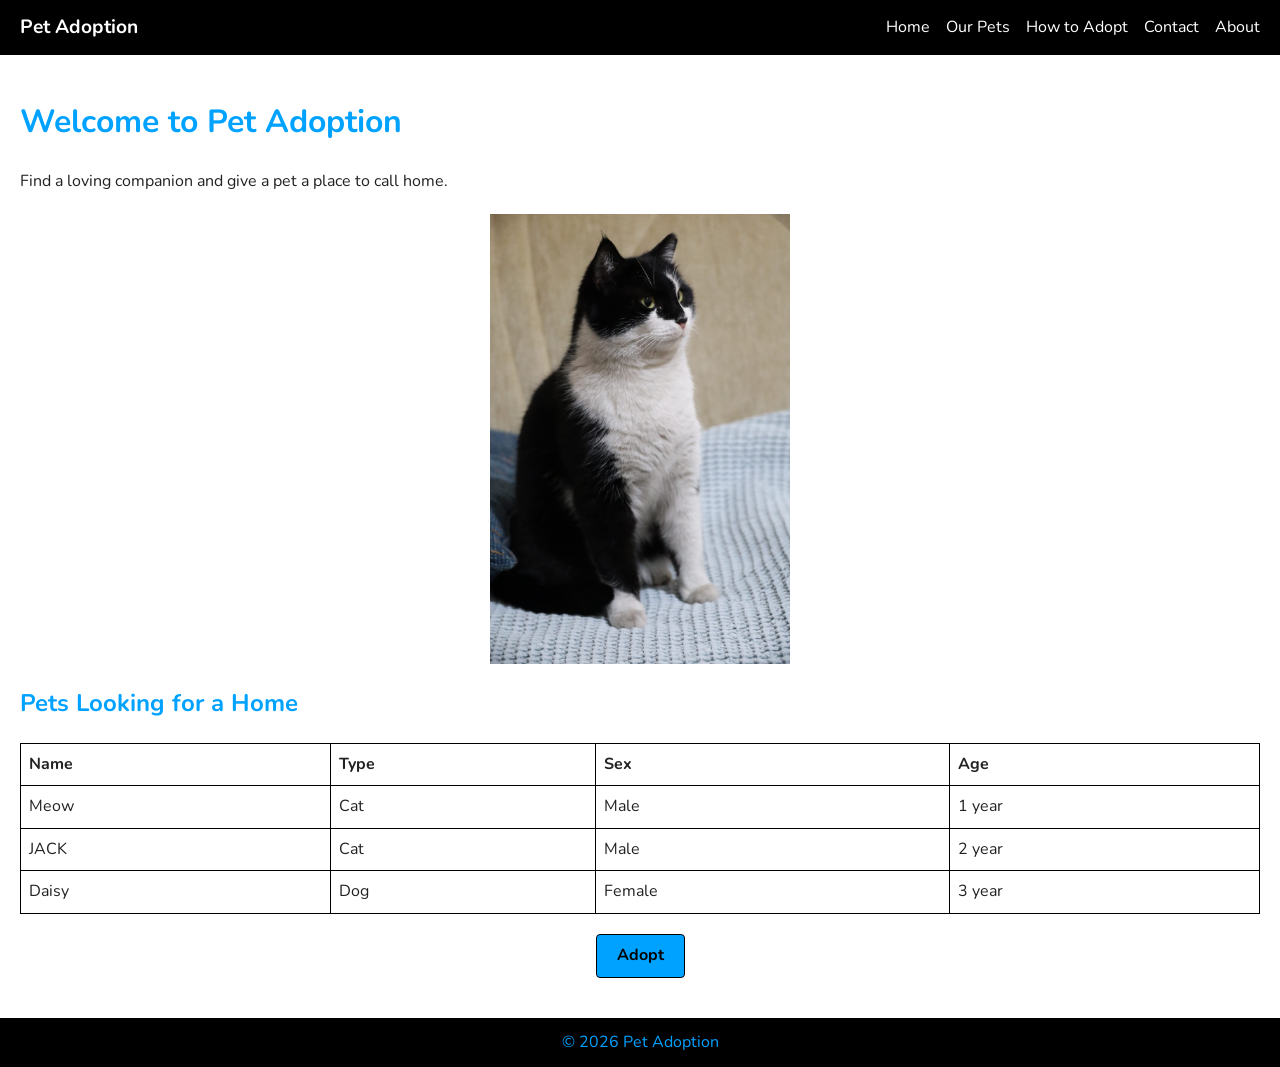
<file: index.html>
<!DOCTYPE html>
<html lang="en">
  <head>
    <meta charset="UTF-8" />
    <meta name="viewport" content="width=device-width, initial-scale=1.0" />
    <title>Pet Adoption | Home</title>
    <link rel="preconnect" href="https://fonts.googleapis.com" />
    <link rel="preconnect" href="https://fonts.gstatic.com" crossorigin />
    <link
      href="https://fonts.googleapis.com/css2?family=Nunito:wght@400;700&display=swap"
      rel="stylesheet"
    />
    <link rel="stylesheet" href="style.css" />
    <script src="script.js" defer></script>
  </head>
  <body>
    <header>
      <nav aria-label="Main navigation">
        <a class="site-name" href="index.html">Pet Adoption</a>
        <div class="nav-links">
          <a href="index.html">Home</a>
          <a href="pets.html">Our Pets</a>
          <a href="adopt.html">How to Adopt</a>
          <a href="contact.html">Contact</a>
          <a href="about.html">About</a>
        </div>
      </nav>
    </header>

    <main>
      <h1>Welcome to Pet Adoption</h1>
      <p>Find a loving companion and give a pet a place to call home.</p>
      <img
        src="image/pexels-sefa-demirtas-2152709769-32557420.jpg"
        width="300"
        alt="Pet available for adoption"
      />

      <h2>Pets Looking for a Home</h2>
      <table>
        <thead>
          <tr>
            <th>Name</th>
            <th>Type</th>
            <th>Sex</th>
            <th>Age</th>
          </tr>
        </thead>
        <tbody>
          <tr>
            <td>Meow</td>
            <td>Cat</td>
            <td>Male</td>
            <td>1 year</td>
          </tr>
          <tr>
            <td>JACK</td>
            <td>Cat</td>
            <td>Male</td>
            <td>2 year</td>
          </tr>
          <tr>
            <td>Daisy</td>
            <td>Dog</td>
            <td>Female</td>
            <td>3 year</td>
          </tr>
        </tbody>
      </table>

      <div class="adopt-button-container">
        <button id="adopt-button" type="button">Adopt</button>
      </div>
    </main>

    <footer>
      <p>&copy; 2026 Pet Adoption</p>
    </footer>
  </body>
</html>
</file>
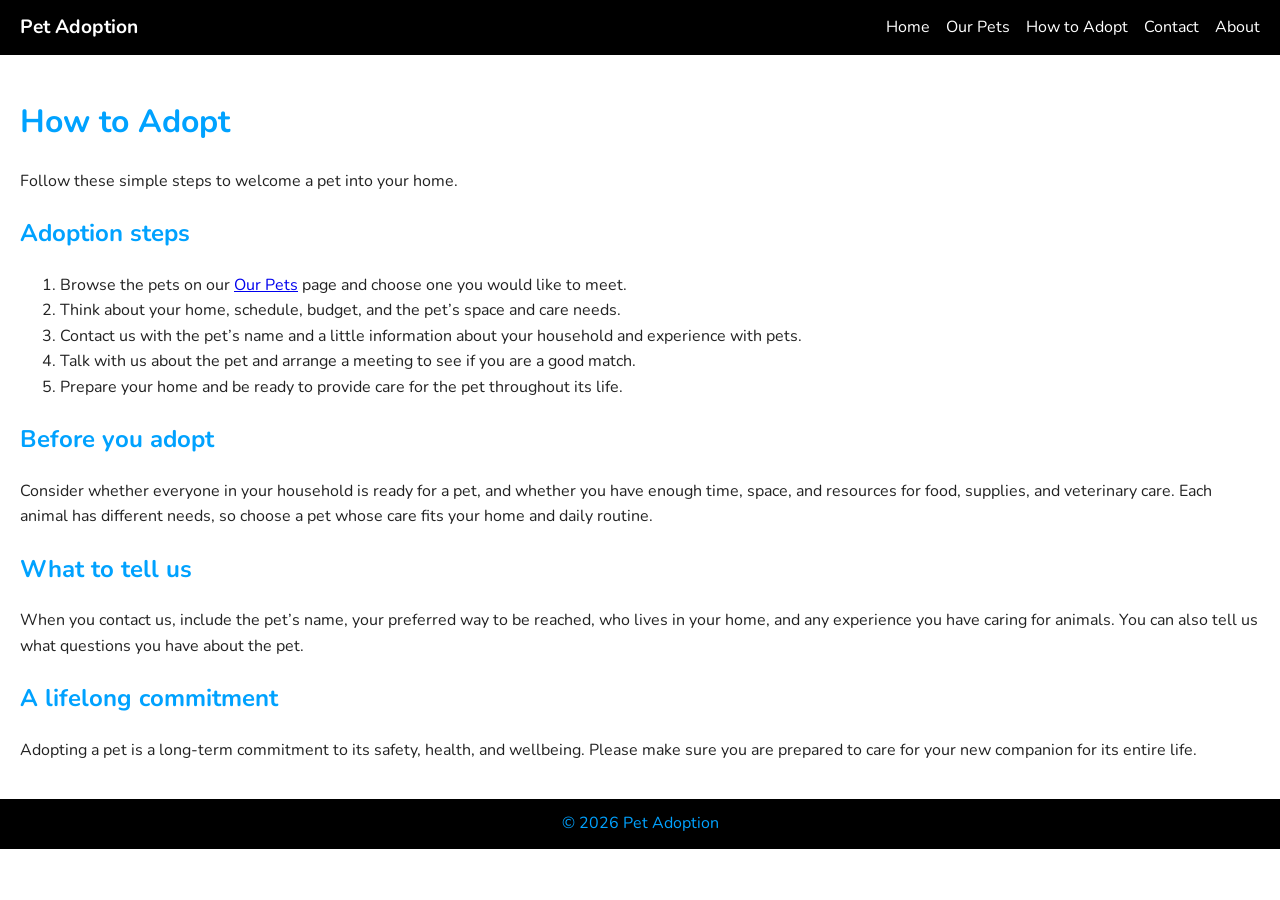
<file: adopt.html>
<!DOCTYPE html>
<html lang="en">
  <head>
    <meta charset="UTF-8" />
    <meta name="viewport" content="width=device-width, initial-scale=1.0" />
    <title>How to Adopt | Pet Adoption</title>
    <link rel="preconnect" href="https://fonts.googleapis.com" />
    <link rel="preconnect" href="https://fonts.gstatic.com" crossorigin />
    <link
      href="https://fonts.googleapis.com/css2?family=Nunito:wght@400;700&display=swap"
      rel="stylesheet"
    />
    <link rel="stylesheet" href="style.css" />
    <script src="script.js" defer></script>
  </head>
  <body>
    <header>
      <nav aria-label="Main navigation">
        <a class="site-name" href="index.html">Pet Adoption</a>
        <div class="nav-links">
          <a href="index.html">Home</a>
          <a href="pets.html">Our Pets</a>
          <a href="adopt.html">How to Adopt</a>
          <a href="contact.html">Contact</a>
          <a href="about.html">About</a>
        </div>
      </nav>
    </header>

    <main>
      <h1>How to Adopt</h1>
      <p>Follow these simple steps to welcome a pet into your home.</p>

      <section>
        <h2>Adoption steps</h2>
        <ol>
          <li>Browse the pets on our <a href="pets.html">Our Pets</a> page and choose one you would like to meet.</li>
          <li>Think about your home, schedule, budget, and the pet’s space and care needs.</li>
          <li>Contact us with the pet’s name and a little information about your household and experience with pets.</li>
          <li>Talk with us about the pet and arrange a meeting to see if you are a good match.</li>
          <li>Prepare your home and be ready to provide care for the pet throughout its life.</li>
        </ol>
      </section>

      <section>
        <h2>Before you adopt</h2>
        <p>Consider whether everyone in your household is ready for a pet, and whether you have enough time, space, and resources for food, supplies, and veterinary care. Each animal has different needs, so choose a pet whose care fits your home and daily routine.</p>
      </section>

      <section>
        <h2>What to tell us</h2>
        <p>When you contact us, include the pet’s name, your preferred way to be reached, who lives in your home, and any experience you have caring for animals. You can also tell us what questions you have about the pet.</p>
      </section>

      <section>
        <h2>A lifelong commitment</h2>
        <p>Adopting a pet is a long-term commitment to its safety, health, and wellbeing. Please make sure you are prepared to care for your new companion for its entire life.</p>
      </section>
    </main>

    <footer>
      <p>&copy; 2026 Pet Adoption</p>
    </footer>
  </body>
</html>
</file>
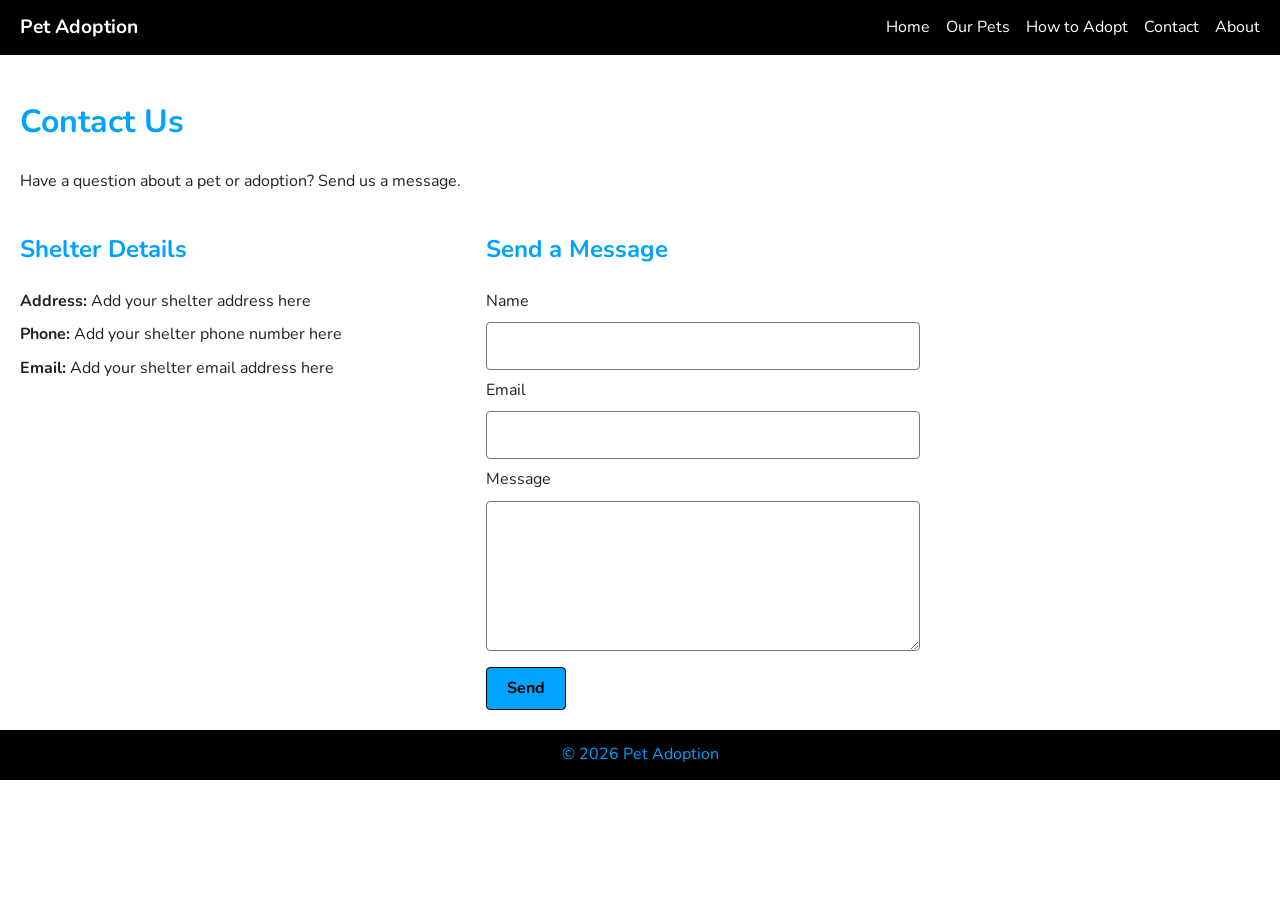
<file: contact.html>
<!DOCTYPE html>
<html lang="en">
  <head>
    <meta charset="UTF-8" />
    <meta name="viewport" content="width=device-width, initial-scale=1.0" />
    <title>Contact | Pet Adoption</title>
    <link rel="preconnect" href="https://fonts.googleapis.com" />
    <link rel="preconnect" href="https://fonts.gstatic.com" crossorigin />
    <link
      href="https://fonts.googleapis.com/css2?family=Nunito:wght@400;700&display=swap"
      rel="stylesheet"
    />
    <link rel="stylesheet" href="style.css" />
    <script src="script.js" defer></script>
  </head>
  <body>
    <header>
      <nav aria-label="Main navigation">
        <a class="site-name" href="index.html">Pet Adoption</a>
        <div class="nav-links">
          <a href="index.html">Home</a>
          <a href="pets.html">Our Pets</a>
          <a href="adopt.html">How to Adopt</a>
          <a href="contact.html">Contact</a>
          <a href="about.html">About</a>
        </div>
      </nav>
    </header>

    <main>
      <h1>Contact Us</h1>
      <p>Have a question about a pet or adoption? Send us a message.</p>

      <div class="contact-layout">
        <section class="contact-details">
          <h2>Shelter Details</h2>
          <p><strong>Address:</strong> Add your shelter address here</p>
          <p><strong>Phone:</strong> Add your shelter phone number here</p>
          <p><strong>Email:</strong> Add your shelter email address here</p>
        </section>

        <section>
          <h2>Send a Message</h2>
          <form id="contact-form">
            <label for="contact-name">Name</label>
            <input id="contact-name" name="name" type="text" required />

            <label for="contact-email">Email</label>
            <input id="contact-email" name="email" type="email" required />

            <label for="contact-message">Message</label>
            <textarea id="contact-message" name="message" rows="5" required></textarea>

            <button type="submit">Send</button>
          </form>
        </section>
      </div>
    </main>

    <footer>
      <p>&copy; 2026 Pet Adoption</p>
    </footer>
  </body>
</html>
</file>
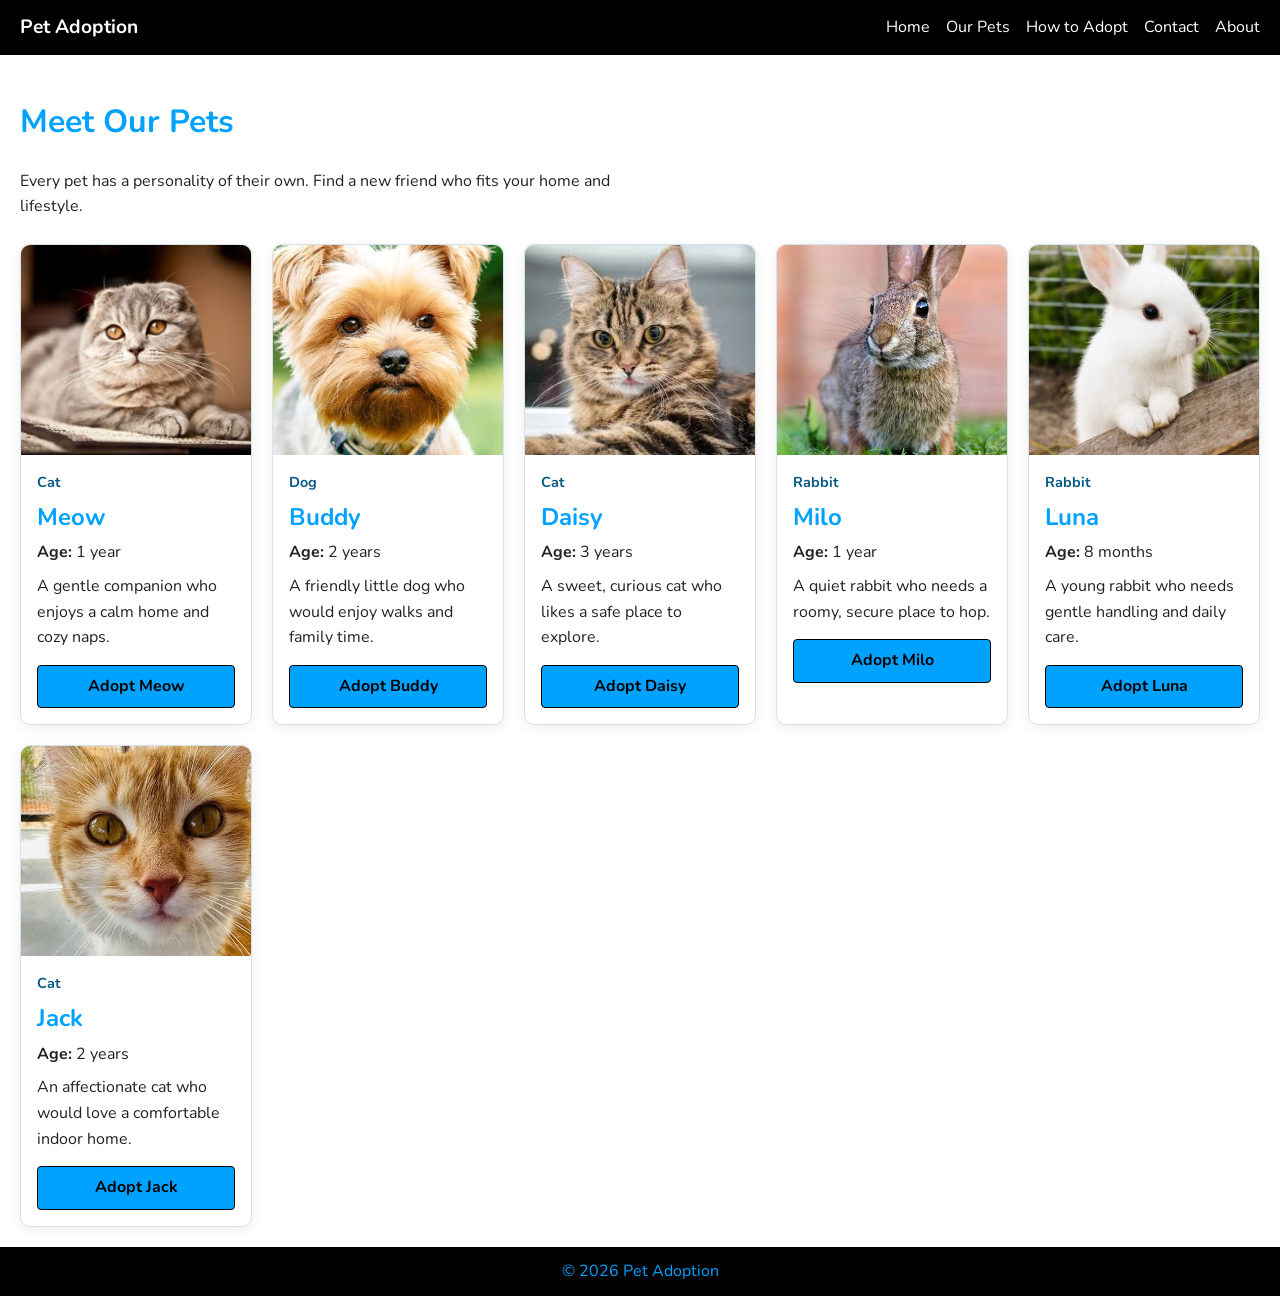
<file: pets.html>
<!DOCTYPE html>
<html lang="en">
  <head>
    <meta charset="UTF-8" />
    <meta name="viewport" content="width=device-width, initial-scale=1.0" />
    <title>Our Pets | Pet Adoption</title>
    <link rel="preconnect" href="https://fonts.googleapis.com" />
    <link rel="preconnect" href="https://fonts.gstatic.com" crossorigin />
    <link
      href="https://fonts.googleapis.com/css2?family=Nunito:wght@400;700&display=swap"
      rel="stylesheet"
    />
    <link rel="stylesheet" href="style.css" />
    <script src="script.js" defer></script>
  </head>
  <body>
    <header>
      <nav aria-label="Main navigation">
        <a class="site-name" href="index.html">Pet Adoption</a>
        <div class="nav-links">
          <a href="index.html">Home</a>
          <a href="pets.html">Our Pets</a>
          <a href="adopt.html">How to Adopt</a>
          <a href="contact.html">Contact</a>
          <a href="about.html">About</a>
        </div>
      </nav>
    </header>

    <main>
      <h1>Meet Our Pets</h1>
      <p class="pets-intro">Every pet has a personality of their own. Find a new friend who fits your home and lifestyle.</p>

      <section class="pet-grid" aria-label="Pets available for adoption">
        <article class="pet-card">
          <img src="image/pet1.jpg" alt="Meow, a grey cat with folded ears" />
          <div class="pet-card-content">
            <p class="pet-type">Cat</p>
            <h2>Meow</h2>
            <p class="pet-details"><strong>Age:</strong> 1 year</p>
            <p class="pet-description">A gentle companion who enjoys a calm home and cozy naps.</p>
            <button class="adopt-button" type="button" data-pet-name="Meow">Adopt Meow</button>
          </div>
        </article>

        <article class="pet-card">
          <img src="image/pet2.jpg" alt="Buddy, a small golden dog" />
          <div class="pet-card-content">
            <p class="pet-type">Dog</p>
            <h2>Buddy</h2>
            <p class="pet-details"><strong>Age:</strong> 2 years</p>
            <p class="pet-description">A friendly little dog who would enjoy walks and family time.</p>
            <button class="adopt-button" type="button" data-pet-name="Buddy">Adopt Buddy</button>
          </div>
        </article>

        <article class="pet-card">
          <img src="image/pet3.jpg" alt="Daisy, a fluffy tabby cat" />
          <div class="pet-card-content">
            <p class="pet-type">Cat</p>
            <h2>Daisy</h2>
            <p class="pet-details"><strong>Age:</strong> 3 years</p>
            <p class="pet-description">A sweet, curious cat who likes a safe place to explore.</p>
            <button class="adopt-button" type="button" data-pet-name="Daisy">Adopt Daisy</button>
          </div>
        </article>

        <article class="pet-card">
          <img src="image/pet4.jpg" alt="Milo, a brown rabbit sitting in grass" />
          <div class="pet-card-content">
            <p class="pet-type">Rabbit</p>
            <h2>Milo</h2>
            <p class="pet-details"><strong>Age:</strong> 1 year</p>
            <p class="pet-description">A quiet rabbit who needs a roomy, secure place to hop.</p>
            <button class="adopt-button" type="button" data-pet-name="Milo">Adopt Milo</button>
          </div>
        </article>

        <article class="pet-card">
          <img src="image/pet5.jpg" alt="Luna, a white rabbit" />
          <div class="pet-card-content">
            <p class="pet-type">Rabbit</p>
            <h2>Luna</h2>
            <p class="pet-details"><strong>Age:</strong> 8 months</p>
            <p class="pet-description">A young rabbit who needs gentle handling and daily care.</p>
            <button class="adopt-button" type="button" data-pet-name="Luna">Adopt Luna</button>
          </div>
        </article>

        <article class="pet-card">
          <img src="image/pet6.jpg" alt="Jack, an orange cat looking at the camera" />
          <div class="pet-card-content">
            <p class="pet-type">Cat</p>
            <h2>Jack</h2>
            <p class="pet-details"><strong>Age:</strong> 2 years</p>
            <p class="pet-description">An affectionate cat who would love a comfortable indoor home.</p>
            <button class="adopt-button" type="button" data-pet-name="Jack">Adopt Jack</button>
          </div>
        </article>
      </section>
    </main>

    <footer>
      <p>&copy; 2026 Pet Adoption</p>
    </footer>
  </body>
</html>
</file>
<file: style.css>
* {
  box-sizing: border-box;
}

body {
  margin: 0;
  color: #222;
  font-family: "Nunito", sans-serif;
  line-height: 1.6;
}

header,
footer {
  background-color: #000;
  color: rgb(0, 162, 255);
}

nav {
  display: flex;
  justify-content: space-between;
  align-items: center;
  gap: 16px;
  padding: 12px 20px;
}

.site-name,
.nav-links a {
  color: #fff;
  text-decoration: none;
}

.site-name {
  font-size: 1.2rem;
  font-weight: 700;
}

.nav-links {
  display: flex;
  flex-wrap: wrap;
  gap: 16px;
}

.nav-links a:hover,
.nav-links a:focus {
  text-decoration: underline;
}

main {
  padding: 20px;
}

h1,
h2 {
  color: rgb(0, 162, 255);
}

img {
  display: block;
  max-width: 100%;
  height: auto;
  margin: 20px auto;
}

table {
  width: 100%;
  border-collapse: collapse;
}

table,
th,
td {
  border: 1px solid #000;
}

th,
td {
  padding: 8px;
  text-align: left;
}

.adopt-button-container {
  display: flex;
  justify-content: center;
  margin: 20px 0;
}

button {
  padding: 8px 20px;
  color: #000;
  background-color: rgb(0, 162, 255);
  border: 1px solid #000;
  border-radius: 4px;
  font: inherit;
  font-weight: 700;
  cursor: pointer;
}

button:hover,
button:focus-visible {
  background-color: rgb(0, 135, 215);
}

footer {
  padding: 12px 20px;
  text-align: center;
}

footer p {
  margin: 0;
}

@media (max-width: 600px) {
  nav {
    align-items: flex-start;
    flex-direction: column;
  }
}



/* Pet cards on pets.html */
.pet-grid {
  display: grid;
  grid-template-columns: repeat(auto-fit, minmax(220px, 1fr));
  gap: 20px;
}

.pet-card {
  padding: 16px;
  border: 1px solid #000;
  border-radius: 6px;
  text-align: center;
}

.pet-card img {
  width: 100%;
  height: 180px;
  object-fit: cover;
  margin: 0 auto 12px;
}

.pet-card h2 {
  margin: 8px 0;
}

.pet-card p {
  margin: 6px 0;
}

.pet-card .adopt-button {
  margin-top: 12px;
}

.pets-intro {
  max-width: 650px;
  margin-bottom: 24px;
}

.pet-card {
  overflow: hidden;
  padding: 0;
  border: 1px solid #d6e3eb;
  border-radius: 10px;
  background-color: #fff;
  box-shadow: 0 3px 12px rgba(0, 0, 0, 0.08);
  text-align: left;
}

.pet-card img {
  width: 100%;
  height: 210px;
  object-fit: cover;
  margin: 0;
}

.pet-card-content {
  display: flex;
  flex-direction: column;
  align-items: flex-start;
  padding: 16px;
}

.pet-card .pet-type {
  margin: 0 0 4px;
  color: #075985;
  font-size: 0.9rem;
  font-weight: 700;
}

.pet-card h2 {
  margin: 0 0 4px;
}

.pet-card .pet-details {
  margin: 0 0 8px;
}

.pet-card .pet-description {
  flex-grow: 1;
  margin: 0 0 14px;
}

.pet-card .adopt-button {
  align-self: stretch;
  margin-top: auto;
}

.about-shelter {
  max-width: 760px;
  margin-bottom: 32px;
}

.story-grid {
  display: grid;
  grid-template-columns: repeat(auto-fit, minmax(240px, 1fr));
  gap: 20px;
}

.story-card {
  overflow: hidden;
  border: 1px solid #d6e3eb;
  border-radius: 10px;
  background-color: #fff;
  box-shadow: 0 3px 12px rgba(0, 0, 0, 0.08);
}

.story-card img {
  display: block;
  width: 100%;
  height: 210px;
  object-fit: cover;
  margin: 0;
}

.story-card-content {
  padding: 16px;
}

.story-card h3 {
  margin: 0 0 8px;
  color: rgb(0, 162, 255);
}

.story-card p {
  margin: 0;
}

.contact-layout {
  display: grid;
  grid-template-columns: repeat(auto-fit, minmax(260px, 1fr));
  gap: 32px;
  max-width: 900px;
}

.contact-details p {
  margin: 8px 0;
}

#contact-form {
  display: flex;
  flex-direction: column;
  gap: 8px;
}

#contact-form input,
#contact-form textarea {
  width: 100%;
  padding: 10px;
  border: 1px solid #777;
  border-radius: 4px;
  font: inherit;
}

#contact-form textarea {
  resize: vertical;
}

#contact-form button {
  align-self: flex-start;
  margin-top: 8px;
}
</file>
